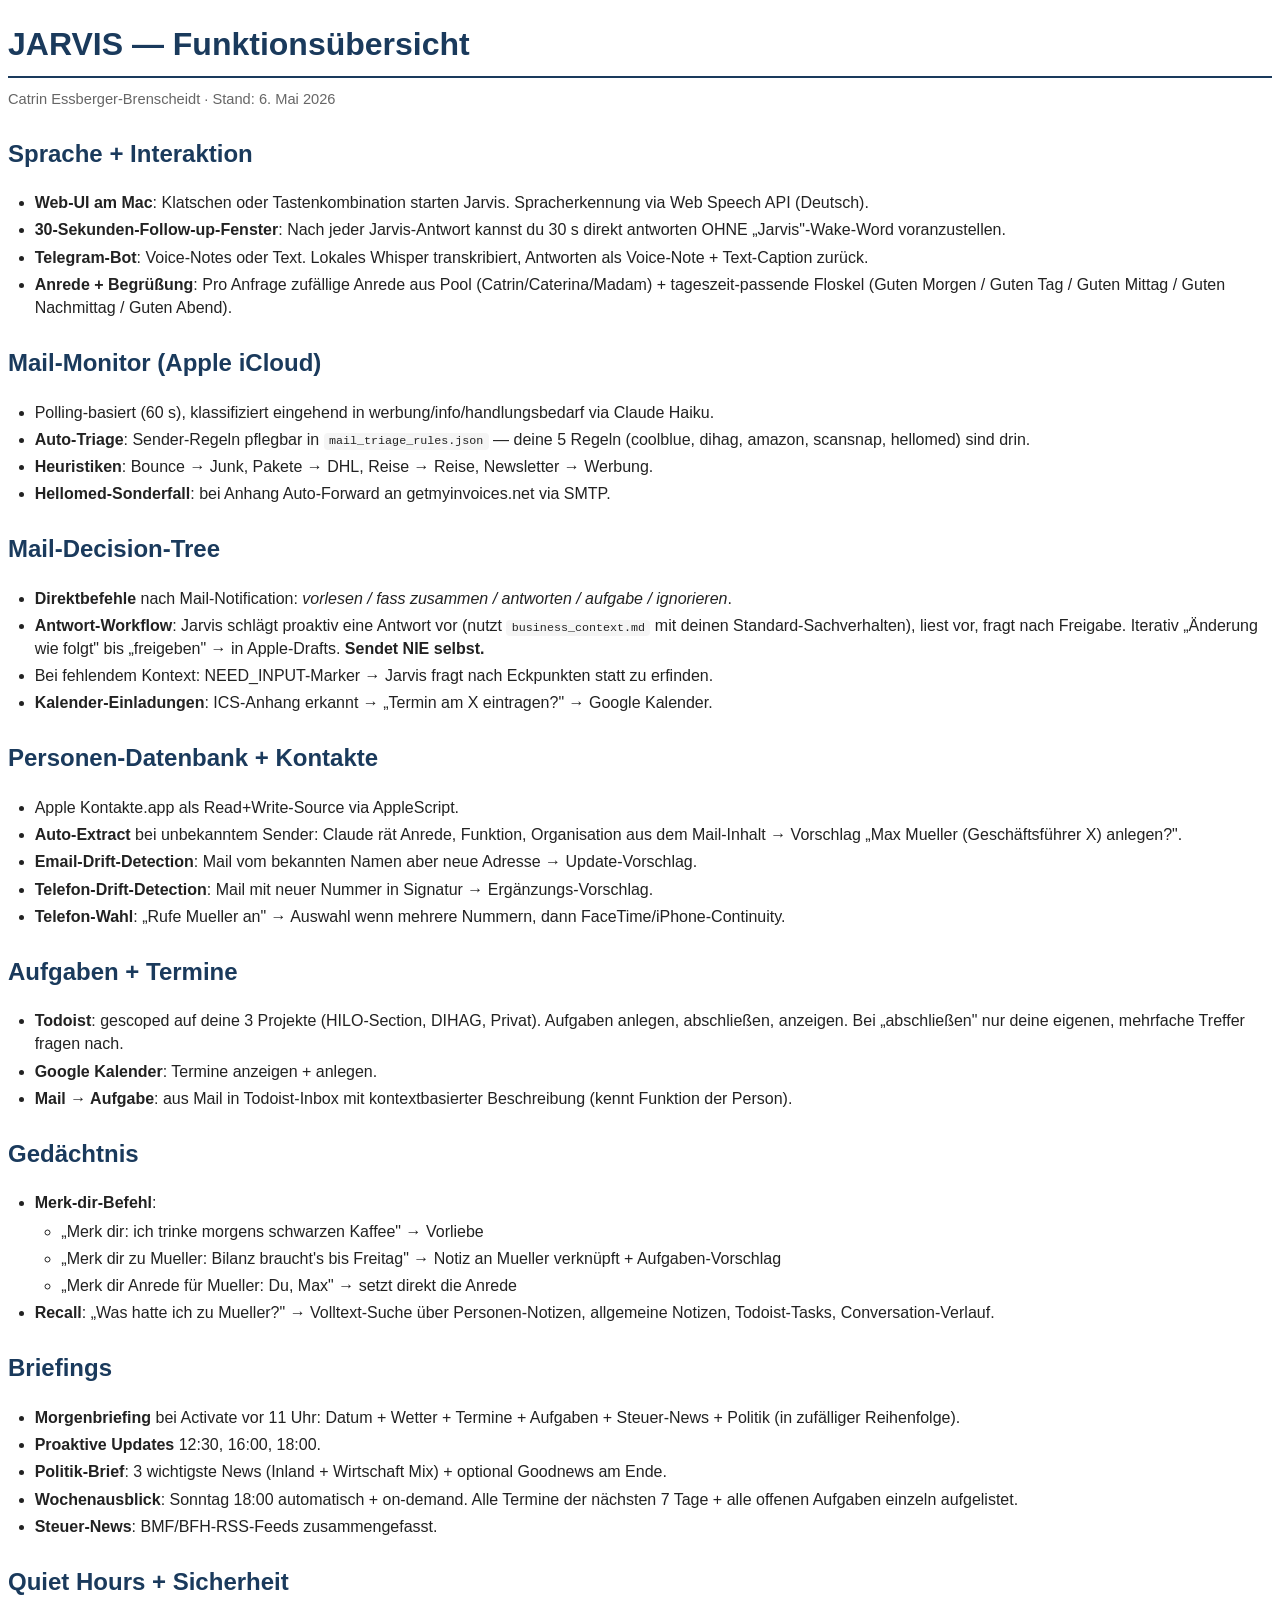
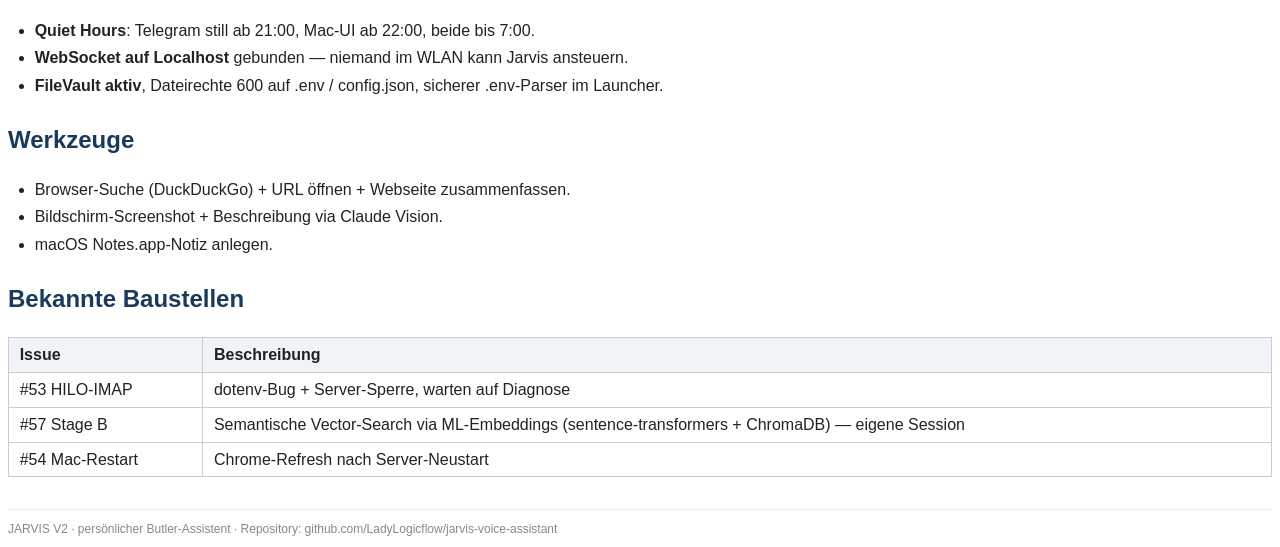
<file: docs/jarvis_funktionsuebersicht_2026-05-06.html>
<!DOCTYPE html>
<html lang="de">
<head>
<meta charset="utf-8">
<title>JARVIS — Funktionsübersicht</title>
<style>
@page { size: A4; margin: 1.5cm; }
body { font-family: -apple-system, "Helvetica Neue", Arial, sans-serif; line-height: 1.45; color: #222; }
h1 { color: #1a3a5c; border-bottom: 2px solid #1a3a5c; padding-bottom: 6pt; }
h2 { color: #1a3a5c; margin-top: 20pt; }
h3 { color: #2c5282; margin-top: 14pt; margin-bottom: 6pt; }
ul { margin-top: 4pt; padding-left: 20pt; }
li { margin: 3pt 0; }
table { border-collapse: collapse; width: 100%; margin: 8pt 0; }
td, th { border: 1px solid #ccc; padding: 4pt 8pt; text-align: left; vertical-align: top; }
th { background: #f0f4f8; }
code { background: #f5f5f5; padding: 1pt 4pt; border-radius: 3pt; font-size: 90%; }
.subtitle { color: #666; font-size: 11pt; margin-top: -8pt; margin-bottom: 18pt; }
.section { page-break-inside: avoid; }
.footer { margin-top: 24pt; font-size: 9pt; color: #888; border-top: 1px solid #eee; padding-top: 8pt; }
</style>
</head>
<body>
<h1>JARVIS — Funktionsübersicht</h1>
<div class="subtitle">Catrin Essberger-Brenscheidt &middot; Stand: 6. Mai 2026</div>

<div class="section">
<h2>Sprache + Interaktion</h2>
<ul>
<li><b>Web-UI am Mac</b>: Klatschen oder Tastenkombination starten Jarvis. Spracherkennung via Web Speech API (Deutsch).</li>
<li><b>30-Sekunden-Follow-up-Fenster</b>: Nach jeder Jarvis-Antwort kannst du 30 s direkt antworten OHNE „Jarvis"-Wake-Word voranzustellen.</li>
<li><b>Telegram-Bot</b>: Voice-Notes oder Text. Lokales Whisper transkribiert, Antworten als Voice-Note + Text-Caption zurück.</li>
<li><b>Anrede + Begrüßung</b>: Pro Anfrage zufällige Anrede aus Pool (Catrin/Caterina/Madam) + tageszeit-passende Floskel (Guten Morgen / Guten Tag / Guten Mittag / Guten Nachmittag / Guten Abend).</li>
</ul>
</div>

<div class="section">
<h2>Mail-Monitor (Apple iCloud)</h2>
<ul>
<li>Polling-basiert (60 s), klassifiziert eingehend in werbung/info/handlungsbedarf via Claude Haiku.</li>
<li><b>Auto-Triage</b>: Sender-Regeln pflegbar in <code>mail_triage_rules.json</code> — deine 5 Regeln (coolblue, dihag, amazon, scansnap, hellomed) sind drin.</li>
<li><b>Heuristiken</b>: Bounce → Junk, Pakete → DHL, Reise → Reise, Newsletter → Werbung.</li>
<li><b>Hellomed-Sonderfall</b>: bei Anhang Auto-Forward an getmyinvoices.net via SMTP.</li>
</ul>
</div>

<div class="section">
<h2>Mail-Decision-Tree</h2>
<ul>
<li><b>Direktbefehle</b> nach Mail-Notification: <i>vorlesen / fass zusammen / antworten / aufgabe / ignorieren</i>.</li>
<li><b>Antwort-Workflow</b>: Jarvis schlägt proaktiv eine Antwort vor (nutzt <code>business_context.md</code> mit deinen Standard-Sachverhalten), liest vor, fragt nach Freigabe. Iterativ „Änderung wie folgt" bis „freigeben" → in Apple-Drafts. <b>Sendet NIE selbst.</b></li>
<li>Bei fehlendem Kontext: NEED_INPUT-Marker → Jarvis fragt nach Eckpunkten statt zu erfinden.</li>
<li><b>Kalender-Einladungen</b>: ICS-Anhang erkannt → „Termin am X eintragen?" → Google Kalender.</li>
</ul>
</div>

<div class="section">
<h2>Personen-Datenbank + Kontakte</h2>
<ul>
<li>Apple Kontakte.app als Read+Write-Source via AppleScript.</li>
<li><b>Auto-Extract</b> bei unbekanntem Sender: Claude rät Anrede, Funktion, Organisation aus dem Mail-Inhalt → Vorschlag „Max Mueller (Geschäftsführer X) anlegen?".</li>
<li><b>Email-Drift-Detection</b>: Mail vom bekannten Namen aber neue Adresse → Update-Vorschlag.</li>
<li><b>Telefon-Drift-Detection</b>: Mail mit neuer Nummer in Signatur → Ergänzungs-Vorschlag.</li>
<li><b>Telefon-Wahl</b>: „Rufe Mueller an" → Auswahl wenn mehrere Nummern, dann FaceTime/iPhone-Continuity.</li>
</ul>
</div>

<div class="section">
<h2>Aufgaben + Termine</h2>
<ul>
<li><b>Todoist</b>: gescoped auf deine 3 Projekte (HILO-Section, DIHAG, Privat). Aufgaben anlegen, abschließen, anzeigen. Bei „abschließen" nur deine eigenen, mehrfache Treffer fragen nach.</li>
<li><b>Google Kalender</b>: Termine anzeigen + anlegen.</li>
<li><b>Mail → Aufgabe</b>: aus Mail in Todoist-Inbox mit kontextbasierter Beschreibung (kennt Funktion der Person).</li>
</ul>
</div>

<div class="section">
<h2>Gedächtnis</h2>
<ul>
<li><b>Merk-dir-Befehl</b>:
  <ul>
    <li>„Merk dir: ich trinke morgens schwarzen Kaffee" → Vorliebe</li>
    <li>„Merk dir zu Mueller: Bilanz braucht's bis Freitag" → Notiz an Mueller verknüpft + Aufgaben-Vorschlag</li>
    <li>„Merk dir Anrede für Mueller: Du, Max" → setzt direkt die Anrede</li>
  </ul>
</li>
<li><b>Recall</b>: „Was hatte ich zu Mueller?" → Volltext-Suche über Personen-Notizen, allgemeine Notizen, Todoist-Tasks, Conversation-Verlauf.</li>
</ul>
</div>

<div class="section">
<h2>Briefings</h2>
<ul>
<li><b>Morgenbriefing</b> bei Activate vor 11 Uhr: Datum + Wetter + Termine + Aufgaben + Steuer-News + Politik (in zufälliger Reihenfolge).</li>
<li><b>Proaktive Updates</b> 12:30, 16:00, 18:00.</li>
<li><b>Politik-Brief</b>: 3 wichtigste News (Inland + Wirtschaft Mix) + optional Goodnews am Ende.</li>
<li><b>Wochenausblick</b>: Sonntag 18:00 automatisch + on-demand. Alle Termine der nächsten 7 Tage + alle offenen Aufgaben einzeln aufgelistet.</li>
<li><b>Steuer-News</b>: BMF/BFH-RSS-Feeds zusammengefasst.</li>
</ul>
</div>

<div class="section">
<h2>Quiet Hours + Sicherheit</h2>
<ul>
<li><b>Quiet Hours</b>: Telegram still ab 21:00, Mac-UI ab 22:00, beide bis 7:00.</li>
<li><b>WebSocket auf Localhost</b> gebunden — niemand im WLAN kann Jarvis ansteuern.</li>
<li><b>FileVault aktiv</b>, Dateirechte 600 auf .env / config.json, sicherer .env-Parser im Launcher.</li>
</ul>
</div>

<div class="section">
<h2>Werkzeuge</h2>
<ul>
<li>Browser-Suche (DuckDuckGo) + URL öffnen + Webseite zusammenfassen.</li>
<li>Bildschirm-Screenshot + Beschreibung via Claude Vision.</li>
<li>macOS Notes.app-Notiz anlegen.</li>
</ul>
</div>

<div class="section">
<h2>Bekannte Baustellen</h2>
<table>
<tr><th>Issue</th><th>Beschreibung</th></tr>
<tr><td>#53 HILO-IMAP</td><td>dotenv-Bug + Server-Sperre, warten auf Diagnose</td></tr>
<tr><td>#57 Stage B</td><td>Semantische Vector-Search via ML-Embeddings (sentence-transformers + ChromaDB) — eigene Session</td></tr>
<tr><td>#54 Mac-Restart</td><td>Chrome-Refresh nach Server-Neustart</td></tr>
</table>
</div>

<div class="footer">
JARVIS V2 &middot; persönlicher Butler-Assistent &middot; Repository: github.com/LadyLogicflow/jarvis-voice-assistant
</div>
</body>
</html>
</file>
